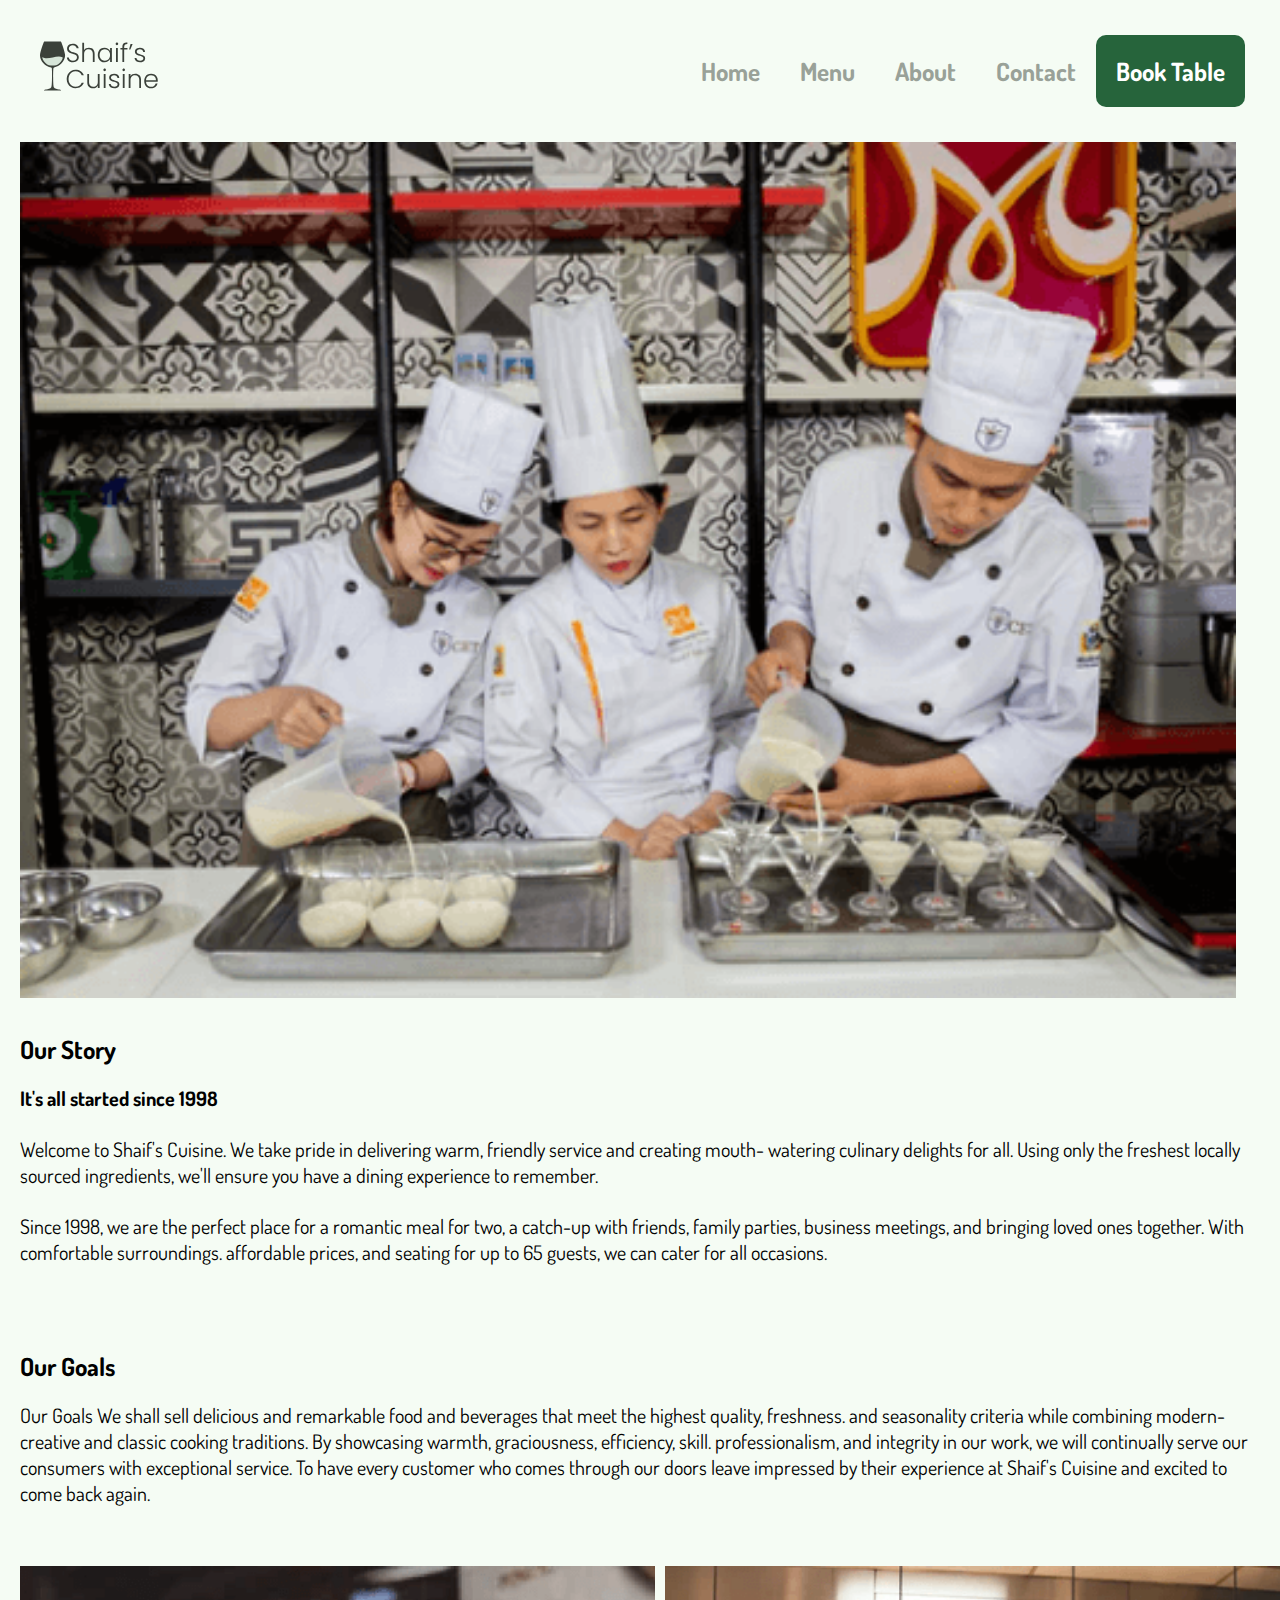
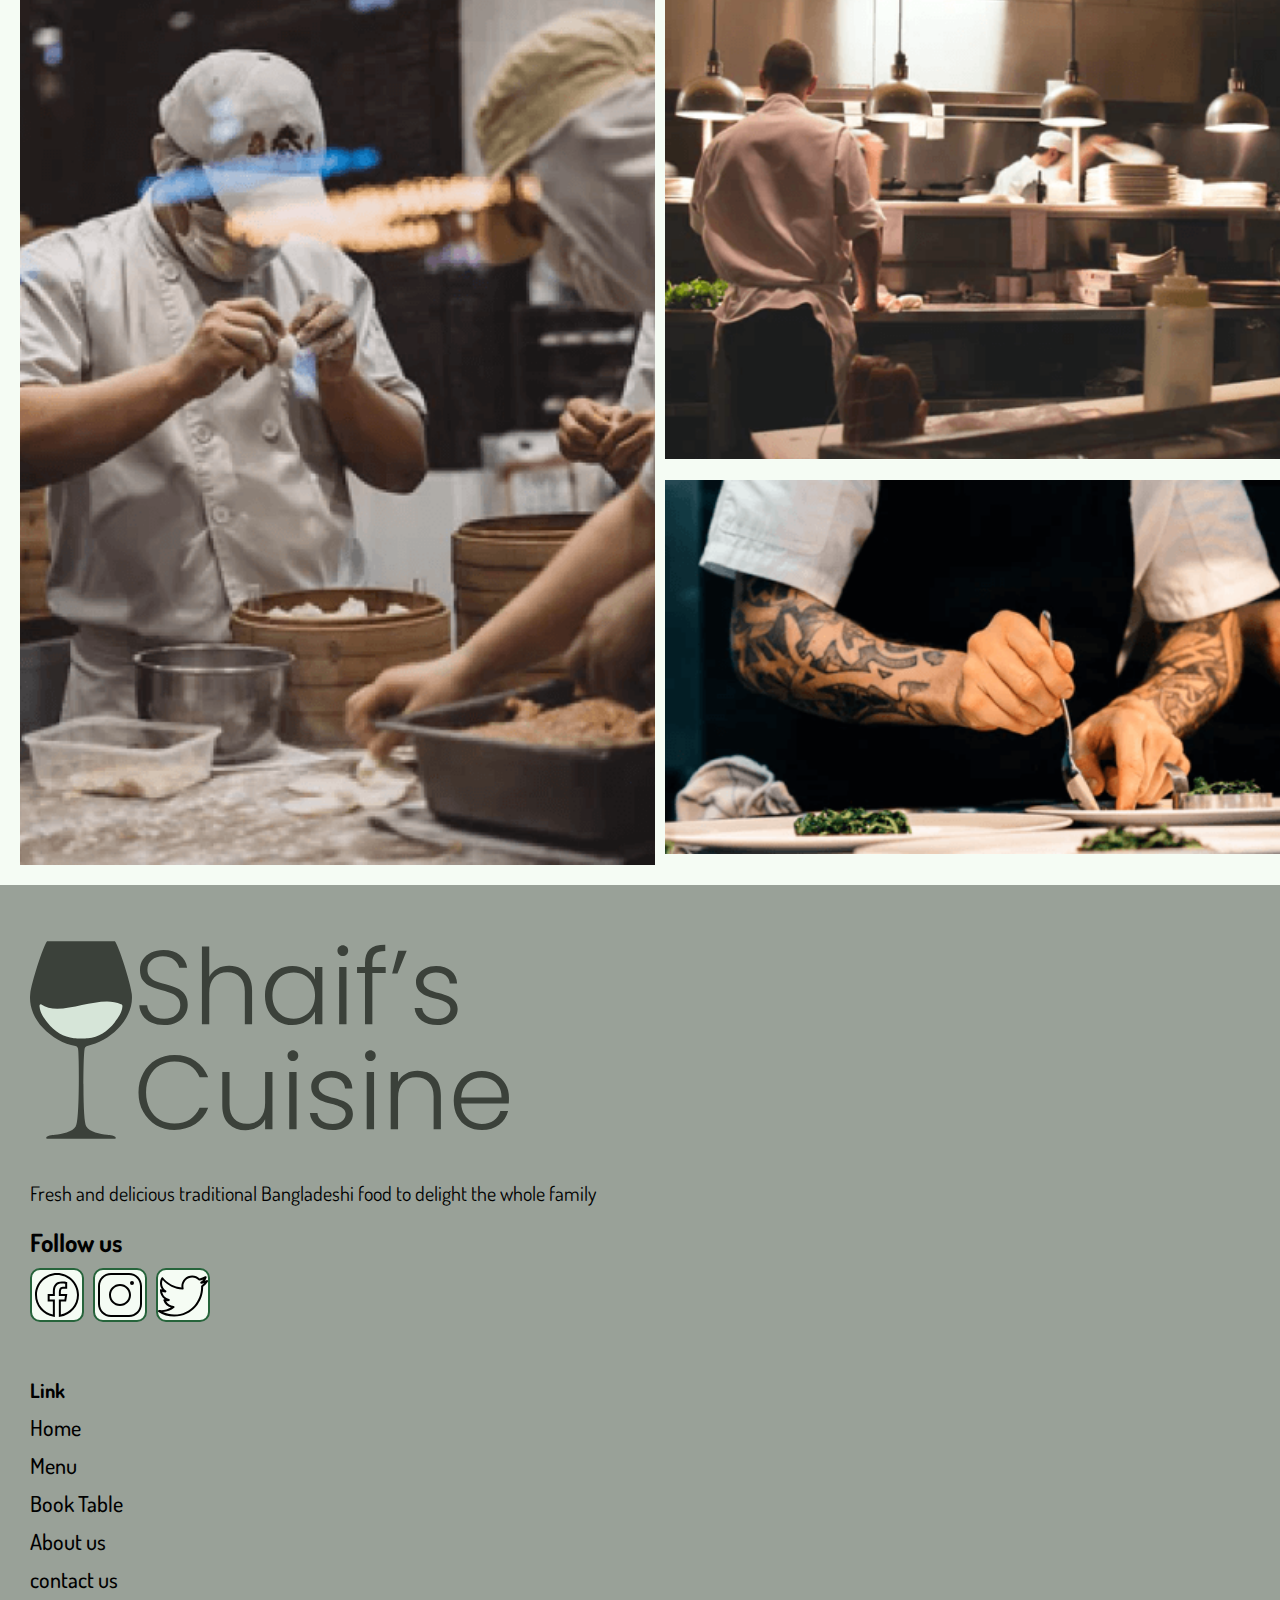
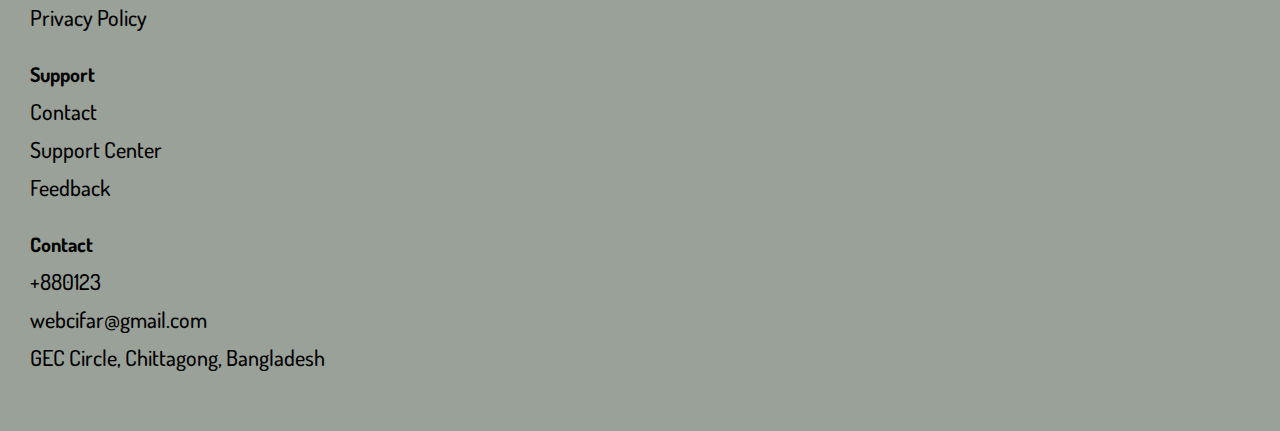
<file: about.html>
<!DOCTYPE html>
<html lang="en">
  <head>
    <meta charset="UTF-8" />
    <meta name="viewport" content="width=device-width, initial-scale=1.0" />
    <title>About Us</title>
    <link
      rel="stylesheet"
      href="https://fonts.googleapis.com/css2?family=Material+Symbols+Outlined:opsz,wght,FILL,GRAD@20..48,100..700,0..1,-50..200"
    />
    <link rel="stylesheet" href="/css/general.css" />
    <link rel="stylesheet" href="/css/home.css" />
    <link rel="stylesheet" href="/css/about.css" />
  </head>
  <body>
    <div class="navBar">
      <a href="/"><img src="/images/logo.svg" alt="" class="logo" /></a>
      <nav>
        <label for="btn-menu"
          ><span class="material-symbols-outlined"> menu </span></label
        >
        <input id="btn-menu" type="checkbox" />

        <ul>
          <a href="/index.html">
            <li>Home</li>
          </a>
          <a href="/menu.html">
            <li>Menu</li>
          </a>
          <a href="/about.html">
            <li>About</li>
          </a>
          <a href="/contact.html">
            <li>Contact</li>
          </a>
          <a href="" class="explore">
            <li>Book Table</li>
          </a>
        </ul>
      </nav>
    </div>

    <section class="our-story">
      <img class="img-our-story" src="/images/ourStoryImg.png" alt="ourStory" />
      <div class="text-our-Story">
        <h2>Our Story</h2>
        <h3>It's all started since 1998</h3>
        <p>
          Welcome to Shaif's Cuisine. We take pride in delivering warm, friendly
          service and creating mouth- watering culinary delights for all. Using
          only the freshest locally sourced ingredients, we'll ensure you have a
          dining experience to remember.
        </p>
        <p>
          Since 1998, we are the perfect place for a romantic meal for two, a
          catch-up with friends, family parties, business meetings, and bringing
          loved ones together. With comfortable surroundings. affordable prices,
          and seating for up to 65 guests, we can cater for all occasions.
        </p>
      </div>
    </section>
    <section class="our-goals">
      <h2>Our Goals</h2>
      <p>
        Our Goals We shall sell delicious and remarkable food and beverages that
        meet the highest quality, freshness. and seasonality criteria while
        combining modern-creative and classic cooking traditions. By showcasing
        warmth, graciousness, efficiency, skill. professionalism, and integrity
        in our work, we will continually serve our consumers with exceptional
        service. To have every customer who comes through our doors leave
        impressed by their experience at Shaif's Cuisine and excited to come
        back again.
      </p>
    </section>

    <section class="grid-about-container">
      <img src="/images/ourGoals_img1.png" id="our-gol1" class="our-goal1 img"></img>
      <img src="/images/ourGoals_img2.png" id="our-gol2" class="our-goal2 img"></img>
      <img src="/images/ourGoals_img3.png" id="our-gol3" class="our-goal3 img"></img>
    </section>

    <footer>
      <div class="footer-logo">
        <img src="/images/logo.svg" alt="logo" />
        <p>
          Fresh and delicious traditional Bangladeshi food to delight the whole
          family
        </p>
      </div>
      <div class="media-icons">
        <h2>Follow us</h2>
        <img
          class="img-icon-follow"
          src="/images/icons8-facebook.svg"
          alt="facebook-icon"
        />
        <img
          class="img-icon-follow"
          src="/images/icons8-instagram.svg"
          alt="instagram-icon"
        />
        <img
          class="img-icon-follow"
          src="/images/icons8-twitter.svg"
          alt="twitter-icon"
        />
      </div>
      <div class="info-footer">
        <div class="card-info-footer">
          <h3>Link</h3>
          <ul>
            <a href="">
              <li>Home</li>
            </a>
            <a href="">
              <li>Menu</li>
            </a>

            <a href="">
              <li>Book Table</li>
            </a>
            <a href="">
              <li>About us</li>
            </a>
            <a href="">
              <li>contact us</li>
            </a>
            <a href="">
              <li>Privacy Policy</li>
            </a>
          </ul>
        </div>
        <div class="card-info-footer">
          <h3>Support</h3>
          <ul>
            <a href="">
              <li>Contact</li>
            </a>
            <a href="">
              <li>Support Center</li>
            </a>
            <a href="">
              <li>Feedback</li>
            </a>
          </ul>
        </div>
        <div class="card-info-footer">
          <h3>Contact</h3>
          <ul>
            <a href="">
              <li>+880123</li>
            </a>
            <a href="">
              <li>webcifar@gmail.com</li>
            </a>
            <a href="">
              <li>GEC Circle, Chittagong, Bangladesh</li>
            </a>
          </ul>
        </div>
      </div>
    </footer>
  </body>
</html>
</file>
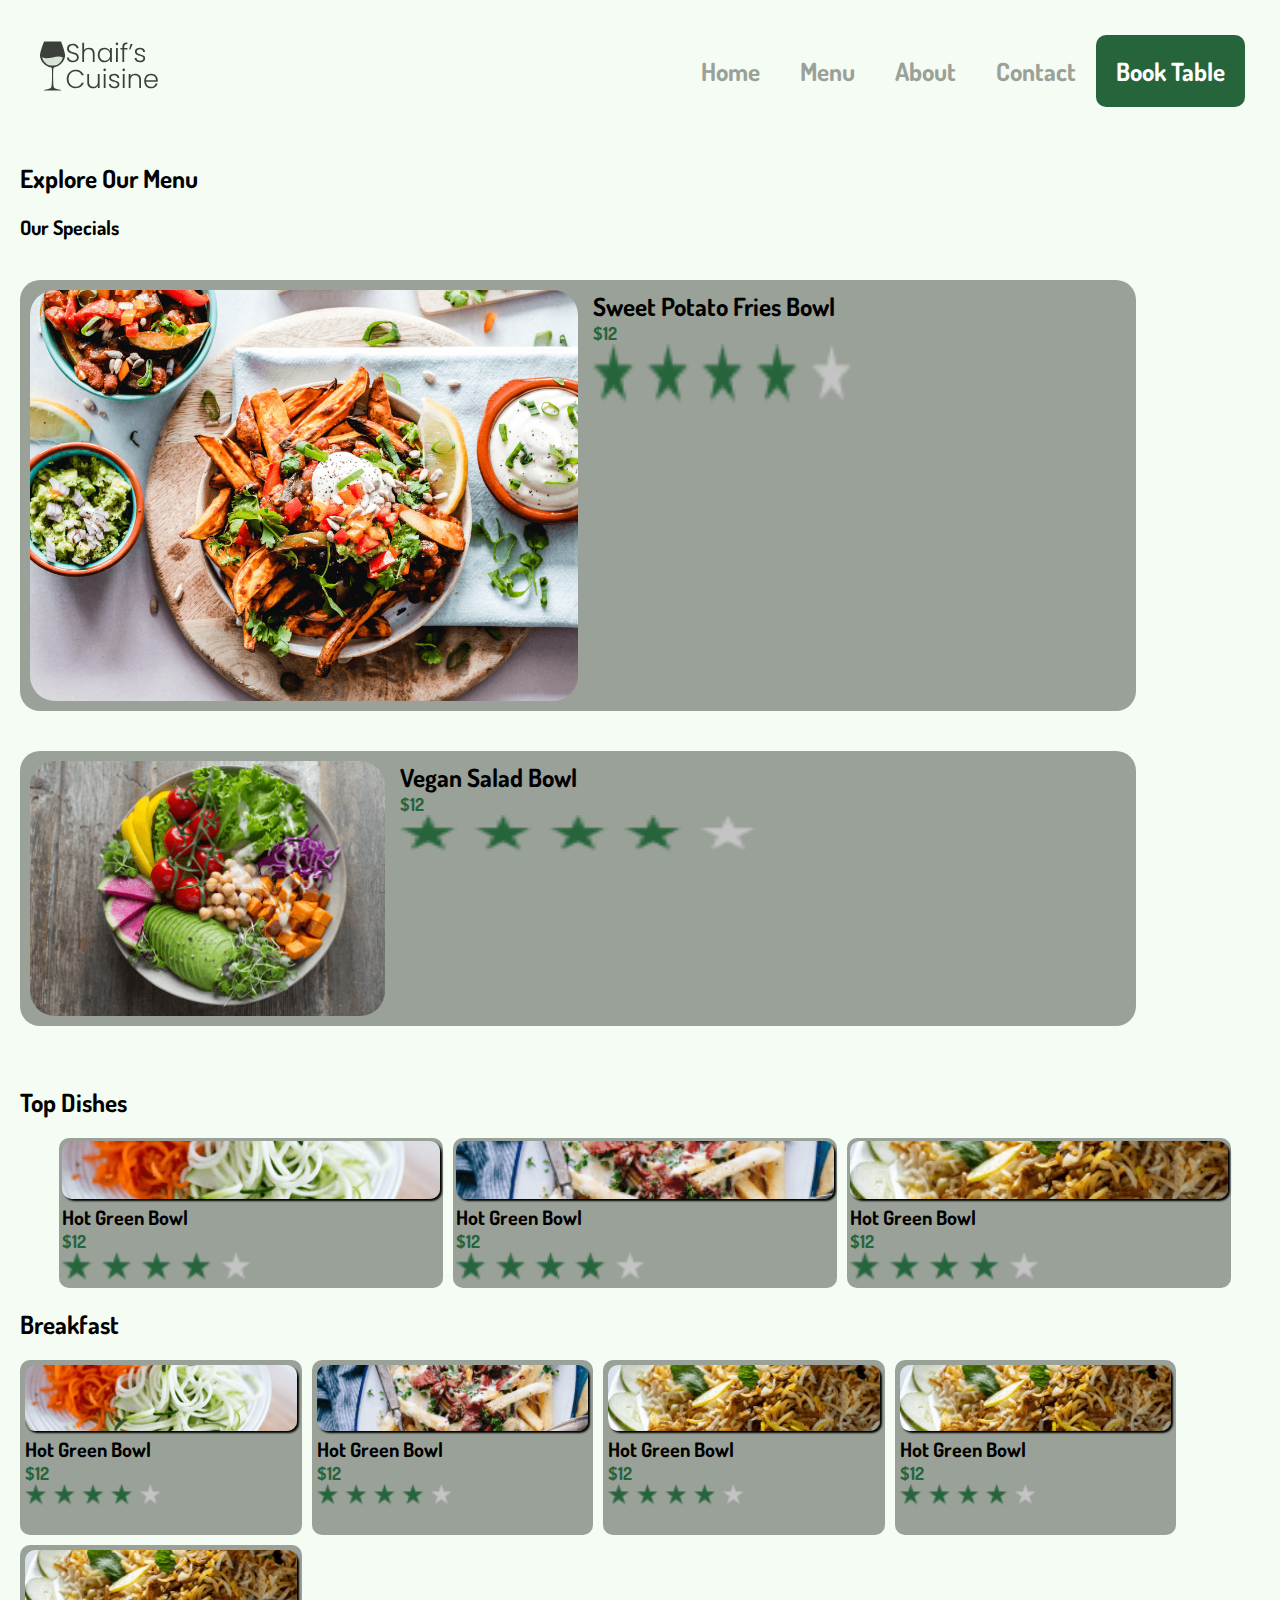
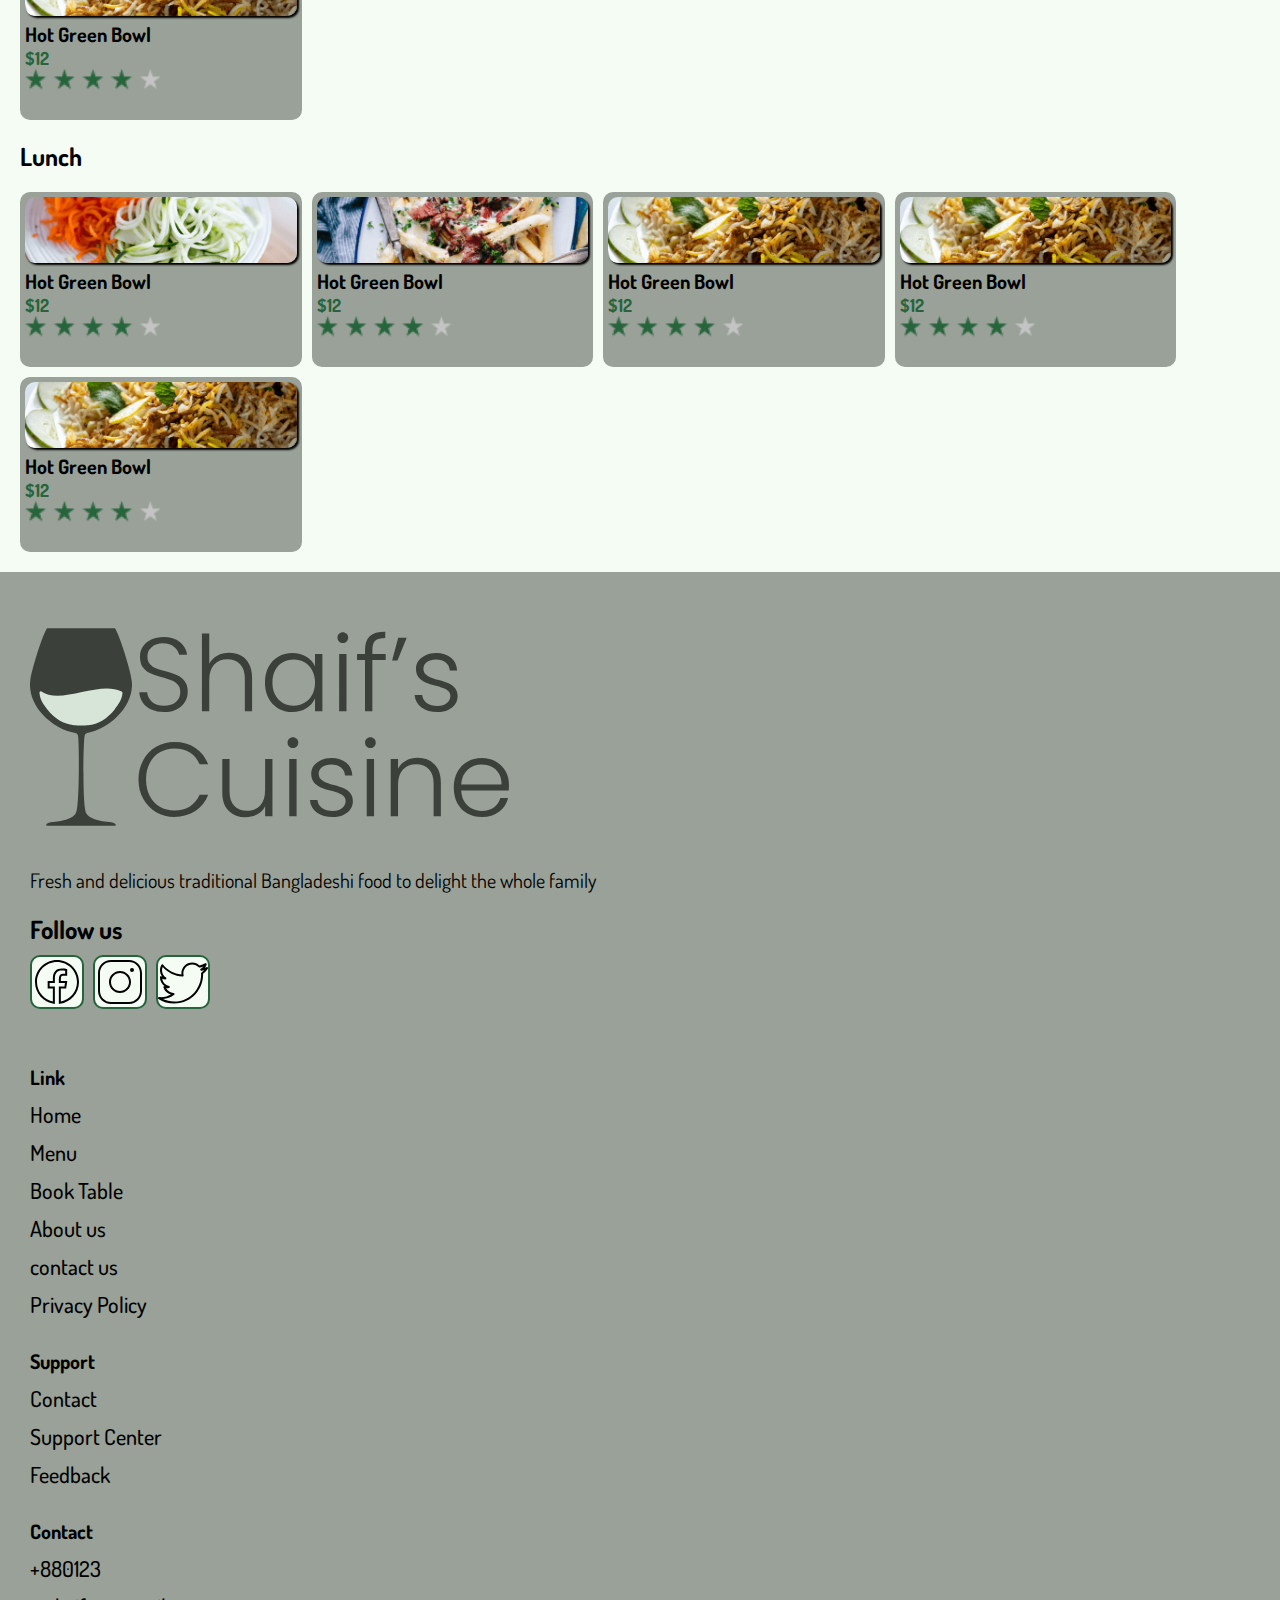
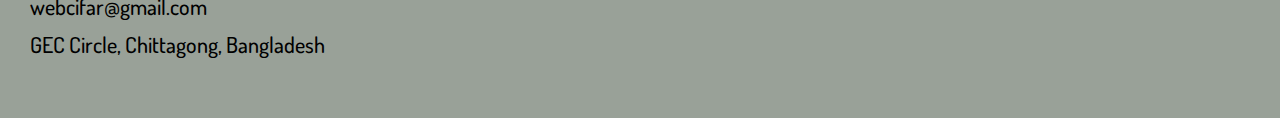
<file: menu.html>
<!DOCTYPE html>
<html lang="en">
  <head>
    <meta charset="UTF-8" />
    <meta name="viewport" content="width=device-width, initial-scale=1.0" />
    <title>Document</title>
    <link
      rel="stylesheet"
      href="https://fonts.googleapis.com/css2?family=Material+Symbols+Outlined:opsz,wght,FILL,GRAD@20..48,100..700,0..1,-50..200"
    />
    <link rel="stylesheet" href="/css/general.css" />

    <link rel="stylesheet" href="/css/home.css" />
    <link rel="stylesheet" href="/css/menu.css" />
  </head>
  <body>
    <div class="navBar">
      <a href="/"><img src="/images/logo.svg" alt="" class="logo" /></a>
      <nav>
        <label for="btn-menu"
          ><span class="material-symbols-outlined"> menu </span></label
        >
        <input id="btn-menu" type="checkbox" />

        <ul>
          <a href="/index.html">
            <li>Home</li>
          </a>
          <a href="/menu.html">
            <li>Menu</li>
          </a>
          <a href="/about.html">
            <li>About</li>
          </a>
          <a href="/contact.html">
            <li>Contact</li>
          </a>
          <a href="" class="explore">
            <li>Book Table</li>
          </a>
        </ul>
      </nav>
    </div>

    <section class="explore-menu">
      <div class="text-explore-menu">
        <h2>Explore Our Menu</h2>
        <h3>Our Specials</h3>
      </div>
      <div class="img-explore-menu">
        <div class="card-explore-menu">
          <img src="/images/food-3.png" alt="food3-img" />
          <div class="text-card-explore-menu">
            <h2>Sweet Potato Fries Bowl</h2>
            <h4>$12</h4>
            <img src="/images/3star.png" class="stars" alt="stars" />
          </div>
        </div>
        <div class="card-explore-menu">
          <img src="/images/food-1.png" alt="food1-img" />
          <div class="text-card-explore-menu">
            <h2>Vegan Salad Bowl</h2>
            <h4>$12</h4>
            <img src="/images/3star.png" class="stars" alt="stars" />
          </div>
        </div>
      </div>
    </section>

    <section class="top-dishes">
      <h2>Top Dishes</h2>
      <div class="top-dishes-container">
        <div class="card-dish">
          <img class="top-dishes-img" src="/images/food-2.png" alt="food2" />
          <h3>Hot Green Bowl</h3>
          <h4>$12</h4>
          <img class="stars" src="/images/3star.png" alt="stars" />
        </div>
        <div class="card-dish">
          <img class="top-dishes-img" src="/images/food-4.png" alt="food4" />
          <h3>Hot Green Bowl</h3>
          <h4>$12</h4>
          <img class="stars" src="/images/3star.png" alt="stars" />
        </div>
        <div class="card-dish">
          <img class="top-dishes-img" src="/images/food-5.png" alt="food5" />
          <h3>Hot Green Bowl</h3>
          <h4>$12</h4>
          <img class="stars" src="/images/3star.png" alt="stars" />
        </div>
      </div>
    </section>
    <section class="breakfast">
      <h2>Breakfast</h2>
      <div class="breakfast-container">
        <div class="card-breakfast">
          <img class="breakfast-img" src="/images/food-2.png" alt="food2" />
          <h3>Hot Green Bowl</h3>
          <h4>$12</h4>
          <img class="stars" src="/images/3star.png" alt="stars" />
        </div>
        <div class="card-breakfast">
          <img class="breakfast-img" src="/images/food-4.png" alt="food4" />
          <h3>Hot Green Bowl</h3>
          <h4>$12</h4>
          <img class="stars" src="/images/3star.png" alt="stars" />
        </div>
        <div class="card-breakfast">
          <img class="breakfast-img" src="/images/food-5.png" alt="food5" />
          <h3>Hot Green Bowl</h3>
          <h4>$12</h4>
          <img class="stars" src="/images/3star.png" alt="stars" />
        </div>
        <div class="card-breakfast">
          <img class="breakfast-img" src="/images/food-5.png" alt="food5" />
          <h3>Hot Green Bowl</h3>
          <h4>$12</h4>
          <img class="stars" src="/images/3star.png" alt="stars" />
        </div>
        <div class="card-breakfast">
          <img class="breakfast-img" src="/images/food-5.png" alt="food5" />
          <h3>Hot Green Bowl</h3>
          <h4>$12</h4>
          <img class="stars" src="/images/3star.png" alt="stars" />
        </div>
      </div>
    </section>
    <section class="breakfast">
      <h2>Lunch</h2>
      <div class="breakfast-container">
        <div class="card-breakfast">
          <img class="breakfast-img" src="/images/food-2.png" alt="food2" />
          <h3>Hot Green Bowl</h3>
          <h4>$12</h4>
          <img class="stars" src="/images/3star.png" alt="stars" />
        </div>
        <div class="card-breakfast">
          <img class="breakfast-img" src="/images/food-4.png" alt="food4" />
          <h3>Hot Green Bowl</h3>
          <h4>$12</h4>
          <img class="stars" src="/images/3star.png" alt="stars" />
        </div>
        <div class="card-breakfast">
          <img class="breakfast-img" src="/images/food-5.png" alt="food5" />
          <h3>Hot Green Bowl</h3>
          <h4>$12</h4>
          <img class="stars" src="/images/3star.png" alt="stars" />
        </div>
        <div class="card-breakfast">
          <img class="breakfast-img" src="/images/food-5.png" alt="food5" />
          <h3>Hot Green Bowl</h3>
          <h4>$12</h4>
          <img class="stars" src="/images/3star.png" alt="stars" />
        </div>
        <div class="card-breakfast">
          <img class="breakfast-img" src="/images/food-5.png" alt="food5" />
          <h3>Hot Green Bowl</h3>
          <h4>$12</h4>
          <img class="stars" src="/images/3star.png" alt="stars" />
        </div>
      </div>
    </section>

    <footer>
      <div class="footer-logo">
        <img src="/images/logo.svg" alt="logo" />
        <p>
          Fresh and delicious traditional Bangladeshi food to delight the whole
          family
        </p>
      </div>
      <div class="media-icons">
        <h2>Follow us</h2>
        <img
          class="img-icon-follow"
          src="/images/icons8-facebook.svg"
          alt="facebook-icon"
        />
        <img
          class="img-icon-follow"
          src="/images/icons8-instagram.svg"
          alt="instagram-icon"
        />
        <img
          class="img-icon-follow"
          src="/images/icons8-twitter.svg"
          alt="twitter-icon"
        />
      </div>
      <div class="info-footer">
        <div class="card-info-footer">
          <h3>Link</h3>
          <ul>
            <a href="">
              <li>Home</li>
            </a>
            <a href="">
              <li>Menu</li>
            </a>

            <a href="">
              <li>Book Table</li>
            </a>
            <a href="">
              <li>About us</li>
            </a>
            <a href="">
              <li>contact us</li>
            </a>
            <a href="">
              <li>Privacy Policy</li>
            </a>
          </ul>
        </div>
        <div class="card-info-footer">
          <h3>Support</h3>
          <ul>
            <a href="">
              <li>Contact</li>
            </a>
            <a href="">
              <li>Support Center</li>
            </a>
            <a href="">
              <li>Feedback</li>
            </a>
          </ul>
        </div>
        <div class="card-info-footer">
          <h3>Contact</h3>
          <ul>
            <a href="">
              <li>+880123</li>
            </a>
            <a href="">
              <li>webcifar@gmail.com</li>
            </a>
            <a href="">
              <li>GEC Circle, Chittagong, Bangladesh</li>
            </a>
          </ul>
        </div>
      </div>
    </footer>
  </body>
</html>
</file>
<file: css/general.css>
@import url("https://fonts.googleapis.com/css2?family=Alkatra:wght@400;500;600&family=DM+Serif+Display&family=Dosis:wght@200;300;400;500;600;800&family=Karla:wght@400;700&family=Martian+Mono:wght@100;200;300;400;500;600;700;800&family=Poppins:ital,wght@0,400;0,500;0,600;0,700;0,900;1,400;1,500;1,600;1,700;1,800;1,900&display=swap");
:root {
  --primary-dark-color: #26643b;
  --primary-light-color: #f5fcf4;
  --secondary-dark-color: #99a198;
  --secondary-light-color: #d6e5d8;
}
* {
  margin: 0;
  padding: 0;
  box-sizing: border-box;
  font-size: 20px;
  font-family: "Dosis", sans-serif;
}
body {
  background: var(--primary-light-color);
}
h2 {
  font-size: 25px;
}
h3 {
  font-size: 20px;
}
h4 {
  color: var(--primary-dark-color);
  font-size: 18px;
}
</file>
<file: css/home.css>
/*--------navBar css start--------*/

nav {
  position: absolute;
  top: 0;
  right: 0;
  background-color: var(--secondary-color);
  padding: 15px;
  border-radius: 0 0 25px 0;
}
.navBar .logo {
  margin: 20px;
}
nav ul {
  display: none;
  position: absolute;
  top: 0;
  right: 0;
}
nav .explore {
  margin: 0;
  background-color: transparent;
  border: none;
  padding: 0;
}
nav .explore:hover {
  background-color: transparent;
}
nav li {
  color: var(--secondary-dark-color);
  font-size: 25px;
  font-weight: 700;
}
nav input {
  display: none;
}

label[for="btn-menu"] span {
  width: 100%;
  text-align: end;
  font-size: 40px;
  z-index: 999;
}
label[for="btn-close"] span {
  width: 100%;
  font-size: 40px;
}
#btn-menu:checked ~ label[for="btn-close"]span {
  display: none;
}
#btn-menu:checked ~ ul {
  display: flex;
  flex-direction: column;
  justify-content: start;
  margin: 0 auto;
  list-style: none;
  background: var(--primary-dark-color);
  width: 100vw;
  height: 100vh;
  position: absolute;
  top: 70px;
  right: -10%;
}
#btn-menu:checked ~ ul a {
  text-decoration: none;
  margin: 5px auto;
}
#btn-menu:checked ~ ul a li {
  width: 100vw;
  margin: 20px auto;
  padding: 15px;
  border-radius: 15px;
  text-align: center;
}
#btn-menu:checked ~ ul a li:hover {
  background-color: var(--secondary-dark-color);
  color: var(--primary-light-color);
}

/*--------navBar css end--------*/

/*------ Section banner css start----------*/
.banner {
  display: flex;
  flex-direction: column;
}
.banner-fotos {
  margin: 20px auto;
}
.banner-fotos img {
  width: 400px;
}
.banner-cont {
  text-align: center;
  margin: 20px 50px;
}
.banner-cont h2 {
  margin: 20px auto;
}
.banner-cont p {
  margin: 30px auto;
  padding: 20px;
}
.explore {
  border: 1px solid var(--primary-dark-color);
  text-decoration: none;
  background-color: var(--primary-dark-color);
  color: white;
  font-size: 25px;
  font-weight: 600;
  padding: 8px 20px;
  border-radius: 10px;
  margin: 40px 20px;
}
.explore:hover {
  background-color: var(--secondary-dark-color);
}
.book-table {
  text-decoration: none;
  font-weight: 650;
  color: var(--primary-dark-color);
}
/*------ Section banner css end----------*/

/*--------Section our information  start*/
.our-info {
  display: flex;
  flex-direction: row;
  justify-content: space-between;
  margin: 20px 5px;
  gap: 5px;
}
.info {
  display: flex;
  flex-direction: column;
  justify-content: center;
  text-align: center;
  background-color: var(--secondary-dark-color);
  padding: 20px;
  border-radius: 15px;
}
.info img {
  width: 30px;
  margin: 5px auto;
}

/*-------Section our information end*/

/*------- Section our-specials start------*/
.our-specials {
  margin: 60px 20px;
  display: flex;
  flex-direction: column;
  justify-content: center;
}
.card-specials {
  display: flex;
  flex-direction: row;
  justify-content: space-between;
  justify-content: center;
  gap: 10px;
  margin: 20px 5px;
}
.card-item-special {
  width: 400px;
  margin: 30px auto;
  display: flex;
  flex-direction: column;
  background-color: var(--secondary-dark-color);
  border-radius: 20px;
  padding: 5px;
}
.card-item-special h3 {
  margin: 10px 0;
}
.card-item-special p {
  font-size: 15px;
  padding: 5px 6px 5px;
}
.card-item-special .stars {
  width: 40%;
}

.our-specials-img {
  width: 95%;

  border-bottom-left-radius: 20px;
  border-bottom-right-radius: 20px;
  box-shadow: 2px 2px 2px black;
  margin-top: -60px;
}
.our-specials-img:hover {
  box-shadow: 3px 3px 3px white;
}
.info-specials p {
  font-size: 18px;
  margin: 15px 0 20px 0;
}
.info-specials .explore {
  margin: 10px 0;
}

/*------- Section our-specials end------*/

/*------- Section top-dishes start------*/
.top-dishes-container {
  display: flex;
  flex-wrap: wrap;
  justify-content: center;
  gap: 20px;
  margin: 20px;
}
.card-dish {
  background-color: var(--secondary-dark-color);
  width: 45%;
  height: 200px;
  padding: 5px;
  border-radius: 10px;
}
.top-dishes-img {
  width: 100%;
  height: 50%;
  object-fit: cover;
  object-position: center;
  border-radius: 10px;
  box-shadow: 2px 2px 2px black;
}
.top-dishes-img:hover {
  box-shadow: 2px 2px 2px white;
}
.top-dishes-container .stars {
  width: 40%;
}
.top-dishes > h3 {
  margin: 20px;
}
/*------- Section top-dishes end------*/

/*------demo dishes start-----*/

.demo-dishes {
  display: flex;
  margin: 20px;
  flex-direction: column;
  border-radius: 20px;
  background-color: var(--secondary-dark-color);
  width: 100%;
}
.fotos-demo-dishes {
  display: flex;
  flex-direction: row;
  gap: 5px;
  margin: 10px;
}
.demo-img1 {
  width: 40%;
  border-radius: 20px;
  object-position: center;
}
.demo-img2 {
  width: 60%;
  border-radius: 20px;
}

.discount-img {
  background-image: url(/images/discount-illustration.png);
  background-position: right;
  background-repeat: no-repeat;
  background-size: contain;
  border-radius: 20px;
  width: 100%;

  height: 100px;
}
.info-demo-dishes {
  margin: 20px;
}
.info-demo-dishes h3 {
  margin: 10px auto;
}
.info-demo-dishes h4 {
  letter-spacing: 5px;
  font-size: 20px;
}
.info-demo-dishes h4 span {
  text-decoration: line-through;
  color: black;
  font-size: 16px;
}
/*------demo dishes end-----*/

/*-------Section book-events start---------*/
.book-events {
  display: flex;
  flex-direction: row;
  gap: 10px;
  margin: 40px 20px 60px;
  position: relative;
}
.book-img1 {
  width: 68%;
  height: 300px;

  object-position: center;
  object-fit: cover;
}
.book-img2 {
  width: 32%;
  height: 300px;
  object-position: center;
  object-fit: cover;
}
.video-play {
  background-image: url(/images/playIcon.svg);
  background-position: left;
  background-repeat: no-repeat;
  background-size: contain;
  width: 100%;
  height: 60px;
  position: absolute;
  top: 120px;
  left: 30%;
}

/*-------Section book-events end---------*/

/*----------------Section our-events start----------------*/
.our-events {
  margin: 20px;
  display: flex;
  flex-direction: column;
}
.card-events {
  display: flex;
  flex-direction: row;
  align-items: top;
  margin: 20px auto;
  padding: 10px;
  border-radius: 15px;
  background-color: var(--secondary-dark-color);
}
.card-events img {
  width: 40%;
  border-radius: 15px;
}
.card-events-text {
  display: inline-block;
  margin: 0 10px;
}
.info-events h2 {
  margin: 20px auto 10px;
}
.info-events p {
  margin: 10px auto 20px;
}
.info-events .explore {
  margin: 0;
}
/*------------------Section our-events end------------------*/

/* ------------------section why-choose start------------------*/
.why-choose {
  text-align: center;
  padding: 20px;
  margin: 60px 20px;
}
.info-why-choose {
  margin: 20px auto;
}
.info-why-choose h3 {
  margin: 15px;
}
.info-why-choose p {
  margin: 10px auto 20px;
}
.card-why-choose {
  display: flex;
  flex-wrap: wrap;
  justify-content: center;
  gap: 5px;
  justify-content: center;
}
.card-items-why-choose {
  display: flex;
  flex-direction: column;
  width: 180px;
  height: 180px;
  margin: 5px;
  border-radius: 10px;
  background-color: var(--secondary-dark-color);
}
.card-items-why-choose img {
  width: 50%;
  margin: 20px auto;
}

/* ------------------------------section why-choose end------------------------------*/

/*------------------------------Section customers-say start------------------------------ */
.customers-say {
  margin: 20px;
  text-align: center;
  display: flex;
  flex-direction: column;
  gap: 15px;
}
.card-customers-say {
  display: flex;
  flex-direction: row;
  background-color: var(--secondary-dark-color);
  padding: 10px;
  border-radius: 15px;
}

.card-customers-say img {
  border-radius: 10px;
  width: 35%;
}
.info-customers {
  text-align: start;
  padding: 0 15px;
  width: 65%;
}
.info-customers .stars {
  width: 40%;
}
/*---------------Section customers-say end--------------- */

/*---------------Section new-custumer-say start--------------- */
.new-custumer-say {
  background-color: #a3de97;
  margin: 50px 20px;
  padding: 15px;
  border-radius: 15px;
}
.new-custumer-say p {
  padding: 20px 40px 20px 0;
}
.new-custumer-say input {
  width: 90%;
  padding: 15px;
  border-bottom-left-radius: 10px;
  border-top-left-radius: 10px;
  border: none;
}
.new-custumer-say button {
  padding: 15px 20px;
  margin-left: -40px;
  border: none;
  border-top-right-radius: 10px;
  border-bottom-right-radius: 10px;
  background: var(--primary-dark-color);
  color: white;
  margin-bottom: 10px;
}
/*---------------Section new-custumer-say end---------------*/

/*-------FOOTER START--------------------*/
footer {
  background-color: var(--secondary-dark-color);
  padding: 30px;
}
.footer-logo img {
  width: 40%;
  margin: 20px auto;
}
.footer-logo p {
  margin: 10px auto 20px;
}
.footer-logo .media-icons h2 {
  margin: 15px auto 20px;
}
.img-icon-follow {
  border: 2px solid var(--primary-dark-color);
  background-color: var(--primary-light-color);
  border-radius: 10px;
  margin: 10px 5px 20px 0;
}
.img-icon-follow:hover {
  border: 2px solid #a3de97;
}
.card-info-footer {
  margin: 30px auto;
}
.card-info-footer ul {
  list-style: none;
}
.card-info-footer a {
  text-decoration: none;
}
.card-info-footer li {
  color: black;
  font-size: 22px;
  font-weight: 500;
  margin: 10px auto;
}
/*-------FOOTER END--------------------*/

@media only screen and (min-width: 768px) {
  .navBar {
    display: flex;
    flex-direction: row;
    justify-content: space-between;
    margin: 20px;
  }
  nav {
    display: flex;
    flex-direction: row;
    position: relative;
    top: auto;
    right: auto;
  }
  nav ul {
    display: flex;
    flex-direction: row;
    list-style: none;
    margin: 0;
    position: relative;
    top: auto;
    right: auto;
  }
  nav a {
    text-decoration: none;
  }
  nav li {
    padding: 20px;
  }
  nav li:hover {
    color: var(--primary-dark-color);
  }
  nav .explore {
    margin: 0;
    background-color: var(--primary-dark-color);
    border: none;
    padding: 0;
  }
  nav .explore:hover {
    background-color: var(--secondary-dark-color);
  }
  nav .explore li {
    color: white;
  }
  nav .explore li:hover {
    color: var(--primary-dark-color);
  }

  label[for="btn-menu"] span {
    width: 100%;
    text-align: end;
    font-size: 40px;
  }
  #btn-menu:checked ~ ul {
    display: flex;
    flex-direction: row;
    text-align: center;
    list-style: none;
    background: none;
    width: auto;
    height: auto;
    margin-top: auto;
    margin-left: auto;
    position: relative;
    top: auto;
    left: auto;
  }
  label[for="btn-menu"] span {
    display: none;
  }
  #btn-menu:checked ~ ul a {
    text-decoration: none;
  }
  #btn-menu:checked ~ ul a li {
    width: auto;
    margin: 20px auto;
    padding: 15px;
  }
  #btn-menu:checked ~ ul a li:hover {
    background-color: transparent;
    color: var(--primary-dark-color);
    padding: 15px;
  }
  .navBar img {
    width: 120px;
  }
}
</file>
<file: css/about.css>
.our-story {
  display: flex;
  flex-direction: column;
  justify-content: center;
  width: 100%;
  margin: 20px;
}
.our-story .img-our-story {
  width: 95%;
}
.text-our-Story {
  margin: 20px 25px 20px 0;
}
.text-our-Story h2 {
  margin: 15px auto;
}
.text-our-Story h3 {
  margin: 20px auto;
}
.text-our-Story p {
  margin: 25px auto;
}
.our-goals {
  margin: 40px 20px 60px;
}
.our-goals h2 {
  margin: 20px auto;
}
.our-goals .p {
  margin: 40px auto;
}

/*----------------------------grid-about-container start--------------*/
.grid-about-container {
  width: 100%;
  margin: 20px;
  display: grid;
  gap: 10px;
  grid-template-columns: 1fr 1fr;

  grid-template-areas:
    "gol1 gol2"
    "gol1 gol3";
}
#our-gol1 {
  grid-area: gol1;
}
#our-gol2 {
  grid-area: gol2;
}
#our-gol3 {
  grid-area: gol3;
}

.grid-about-container img {
  width: 100%;
}

/*----------------------------grid-about-container end--------------*/
</file>
<file: css/menu.css>
.explore-menu {
  margin: 40px 20px;
}
.text-explore-menu {
  margin: 20px 0;
}
.text-explore-menu h2 {
  margin: 20px 0;
}

.img-explore-menu {
  display: flex;
  flex-direction: column;
  justify-content: space-around;
  width: 100%;
}
.card-explore-menu {
  width: 90%;
  height: 100%;
  background-color: var(--secondary-dark-color);
  display: flex;
  flex-direction: row;
  margin: 20px 0;
  border-radius: 20px;
  padding: 10px;
}
.card-explore-menu img {
  width: 50%;
  height: 100%;

  border-radius: 25px;
}
.card-explore-menu img:hover {
  box-shadow: 2px 2px white;
}
.text-card-explore-menu {
  width: 100%;
  display: flex;
  flex-direction: column;
  justify-content: start;
  text-align: start;
  margin: 0 15px;
}
.text-card-explore-menu h2 {
  padding: 0 20px 0 0;
}
.text-card-explore-menu .stars {
  width: 50%;
  height: 15%;
  margin: 0;
  padding: 0;
}
.text-card-explore-menu .stars:hover {
  box-shadow: none;
}
/*------- Section top-dishes start------*/
.top-dishes-container {
  width: 100%;
  display: flex;
  flex-direction: row;
  justify-content: center;
  gap: 10px;
  margin: 20px 5px;
}
.card-dish {
  width: 30%;
  height: 150px;
  padding: 3px;
  border-radius: 10px;
}
.top-dishes-img {
  width: 100%;
  height: 40%;
  object-fit: cover;
  object-position: center;
  border-radius: 10px;
  box-shadow: 2px 2px 2px black;
}
.top-dishes-container .stars {
  width: 50%;
}
.top-dishes > h2 {
  margin: 20px;
}
/*------- Section top-dishes end------*/

/*------- Section Breakfast start------*/
.breakfast > h2 {
  margin: 20px;
}
.breakfast-container {
  width: 100%;
  display: flex;
  flex-wrap: wrap;
  justify-content: start;
  gap: 10px;
  margin: 20px;
}
.card-breakfast {
  width: 22%;
  height: 175px;
  padding: 5px;
  border-radius: 10px;
  background-color: var(--secondary-dark-color);
}
.breakfast-img {
  width: 100%;
  height: 40%;
  object-fit: cover;
  object-position: center;
  border-radius: 10px;
  box-shadow: 2px 2px 2px black;
}
.breakfast-img:hover {
  box-shadow: 2px 2px 2px white;
}
.breakfast-container .stars {
  width: 50%;
}

/*------- Section Breakfast end------*/
</file>
